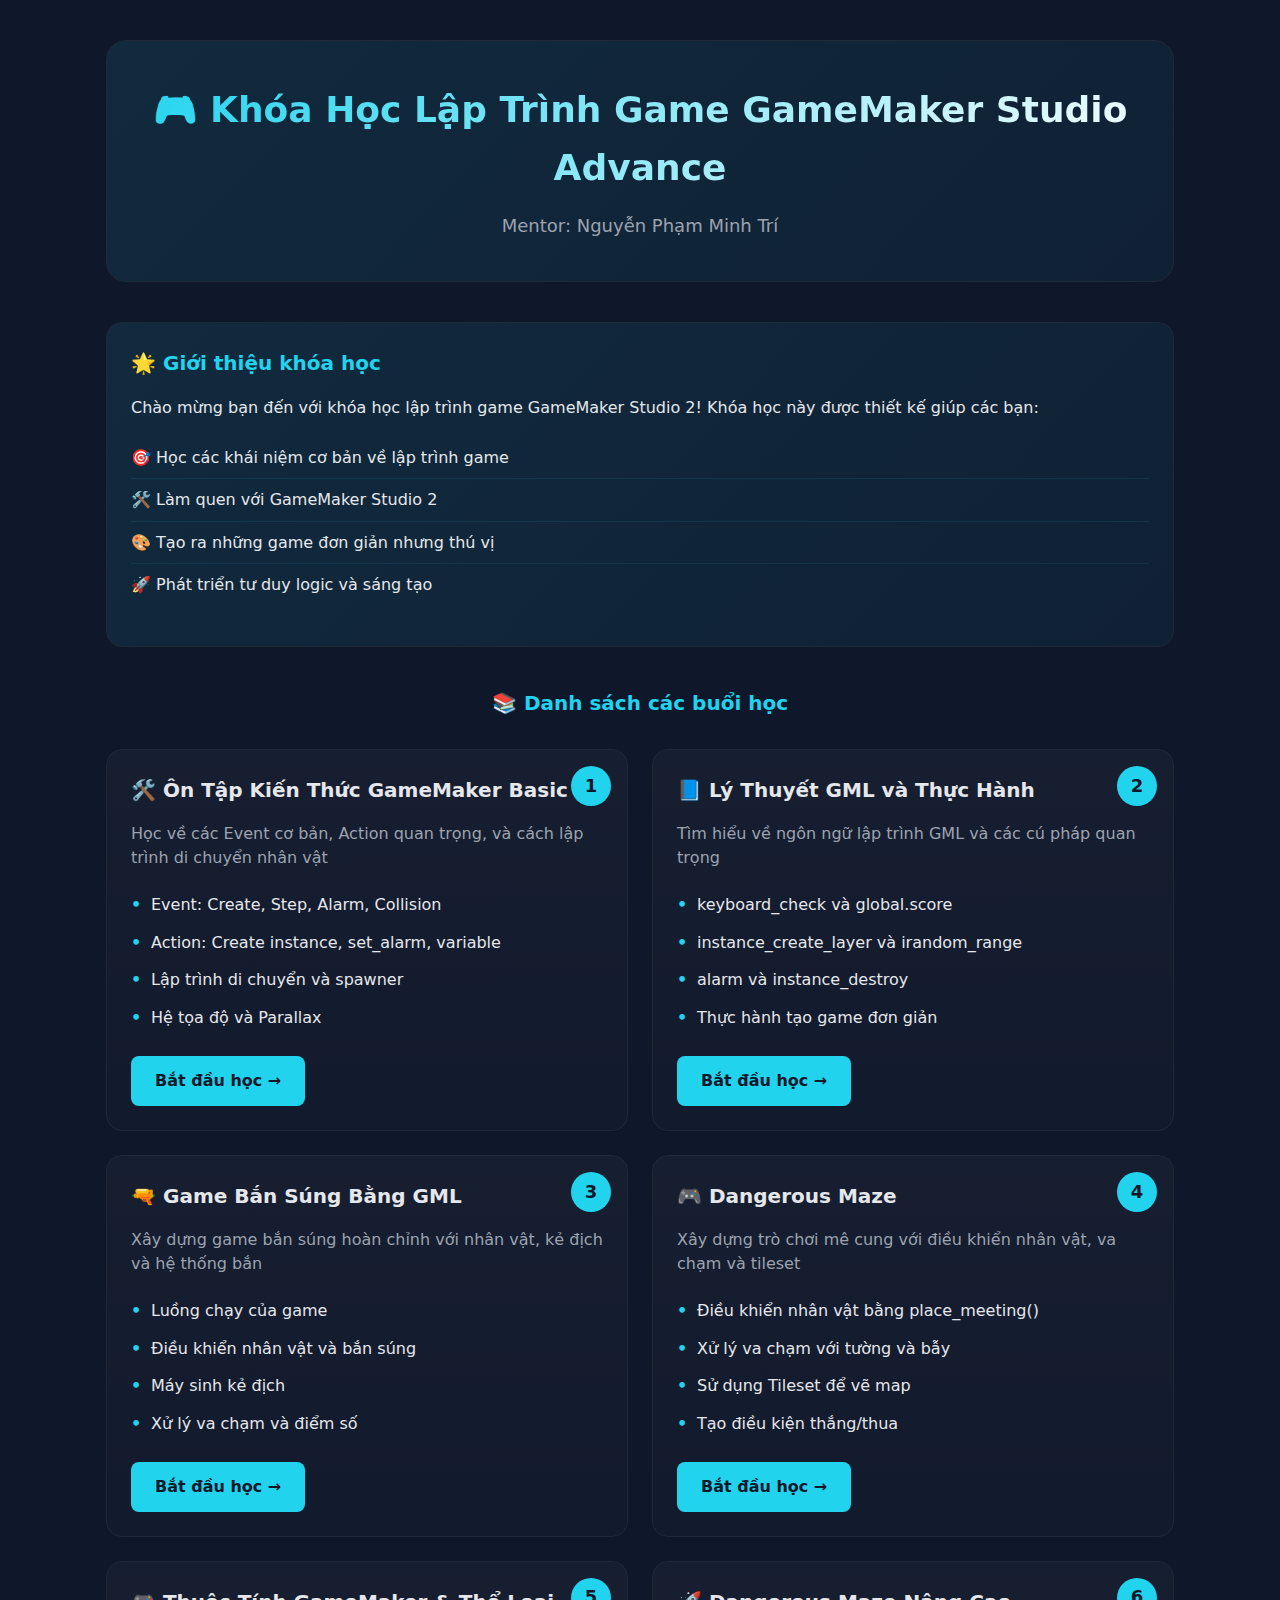
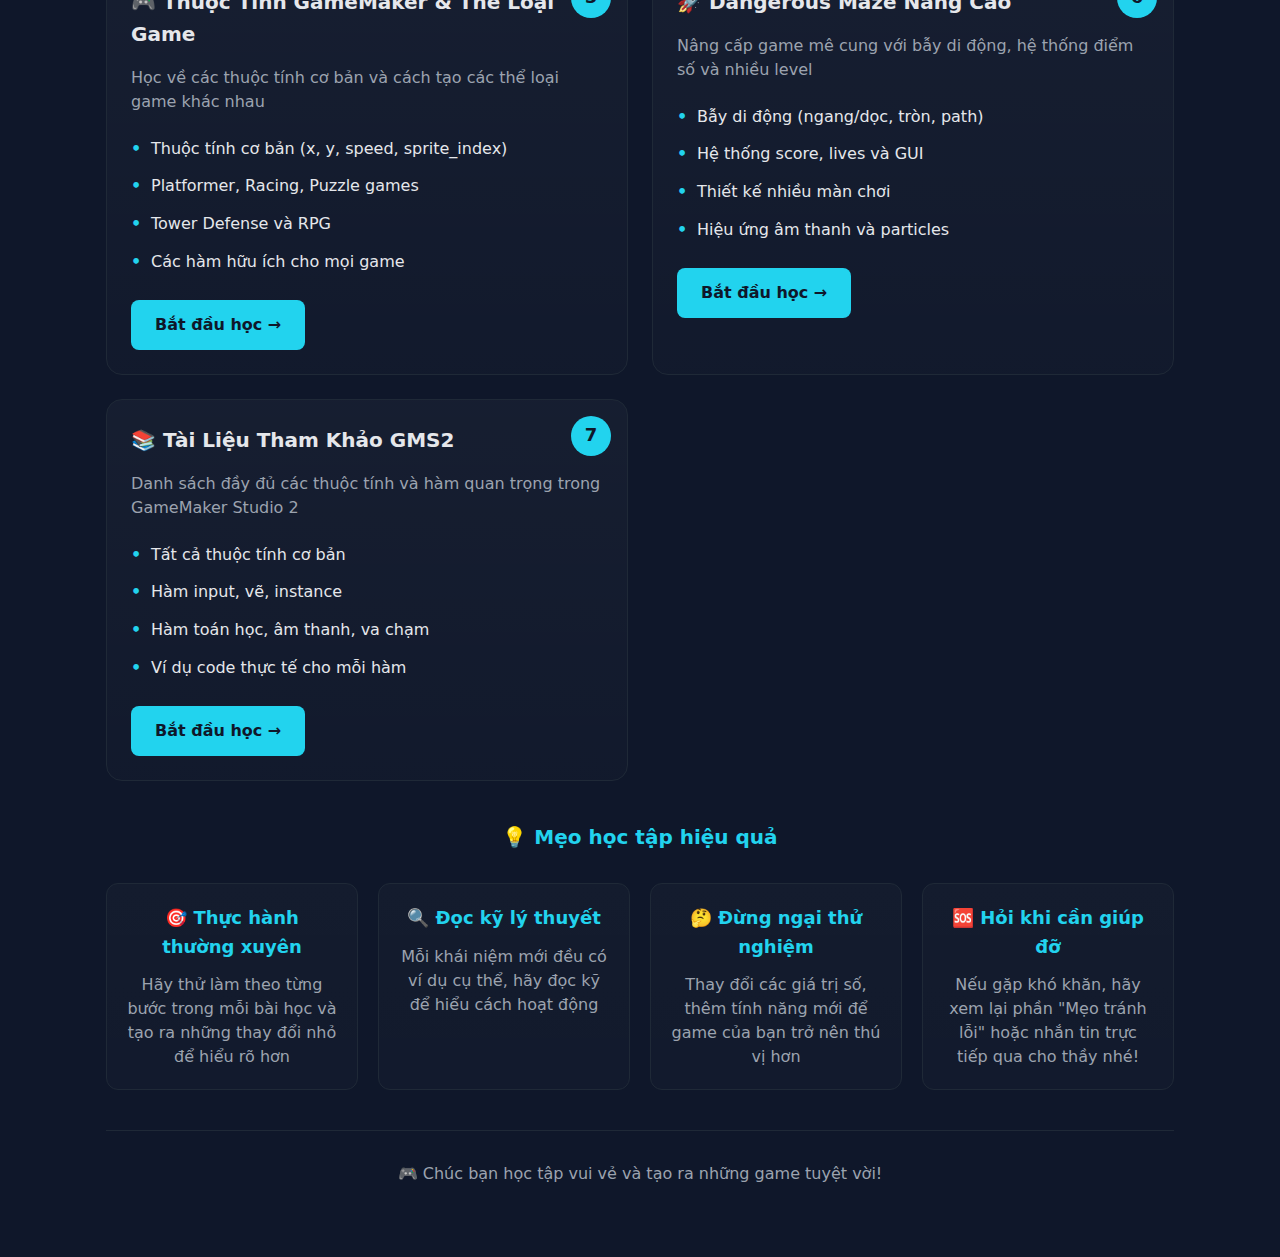
<file: index.html>
<!DOCTYPE html>
<html lang="vi">
<head>
  <meta charset="utf-8" />
  <meta name="viewport" content="width=device-width, initial-scale=1" />
  <title>🎮 Khóa Học Lập Trình Game GameMaker Studio 2</title>
  <link rel="stylesheet" href="style.css" />
</head>
<body>
  <main class="wrap">
    <header class="hero">
      <h1>🎮 Khóa Học Lập Trình Game GameMaker Studio Advance </h1>
      <p class="subtitle">Mentor: Nguyễn Phạm Minh Trí</p>
    </header>

    <section class="intro-card">
      <h2>🌟 Giới thiệu khóa học</h2>
      <p>Chào mừng bạn đến với khóa học lập trình game GameMaker Studio 2! Khóa học này được thiết kế giúp các bạn:</p>
      <ul class="features">
        <li>🎯 Học các khái niệm cơ bản về lập trình game</li>
        <li>🛠️ Làm quen với GameMaker Studio 2</li>
        <li>🎨 Tạo ra những game đơn giản nhưng thú vị</li>
        <li>🚀 Phát triển tư duy logic và sáng tạo</li>
      </ul>
    </section>

    <section class="lessons-section">
      <h2>📚 Danh sách các buổi học</h2>
      <div class="lessons-grid">
        <div class="lesson-card">
          <div class="lesson-number">1</div>
          <div class="lesson-content">
            <h3>🛠️ Ôn Tập Kiến Thức GameMaker Basic</h3>
            <p>Học về các Event cơ bản, Action quan trọng, và cách lập trình di chuyển nhân vật</p>
            <ul class="lesson-topics">
              <li>Event: Create, Step, Alarm, Collision</li>
              <li>Action: Create instance, set_alarm, variable</li>
              <li>Lập trình di chuyển và spawner</li>
              <li>Hệ tọa độ và Parallax</li>
            </ul>
            <a href="lesson1.html" class="lesson-link">Bắt đầu học →</a>
          </div>
        </div>

        <div class="lesson-card">
          <div class="lesson-number">2</div>
          <div class="lesson-content">
            <h3>📘 Lý Thuyết GML và Thực Hành</h3>
            <p>Tìm hiểu về ngôn ngữ lập trình GML và các cú pháp quan trọng</p>
            <ul class="lesson-topics">
              <li>keyboard_check và global.score</li>
              <li>instance_create_layer và irandom_range</li>
              <li>alarm và instance_destroy</li>
              <li>Thực hành tạo game đơn giản</li>
            </ul>
            <a href="lesson2.html" class="lesson-link">Bắt đầu học →</a>
          </div>
        </div>

        <div class="lesson-card">
          <div class="lesson-number">3</div>
          <div class="lesson-content">
            <h3>🔫 Game Bắn Súng Bằng GML</h3>
            <p>Xây dựng game bắn súng hoàn chỉnh với nhân vật, kẻ địch và hệ thống bắn</p>
            <ul class="lesson-topics">
              <li>Luồng chạy của game</li>
              <li>Điều khiển nhân vật và bắn súng</li>
              <li>Máy sinh kẻ địch</li>
              <li>Xử lý va chạm và điểm số</li>
            </ul>
            <a href="lesson3.html" class="lesson-link">Bắt đầu học →</a>
          </div>
        </div>

        <div class="lesson-card">
          <div class="lesson-number">4</div>
          <div class="lesson-content">
            <h3>🎮 Dangerous Maze</h3>
            <p>Xây dựng trò chơi mê cung với điều khiển nhân vật, va chạm và tileset</p>
            <ul class="lesson-topics">
              <li>Điều khiển nhân vật bằng place_meeting()</li>
              <li>Xử lý va chạm với tường và bẫy</li>
              <li>Sử dụng Tileset để vẽ map</li>
              <li>Tạo điều kiện thắng/thua</li>
            </ul>
            <a href="lesson4.html" class="lesson-link">Bắt đầu học →</a>
          </div>
        </div>

        <div class="lesson-card">
          <div class="lesson-number">5</div>
          <div class="lesson-content">
            <h3>🎮 Thuộc Tính GameMaker & Thể Loại Game</h3>
            <p>Học về các thuộc tính cơ bản và cách tạo các thể loại game khác nhau</p>
            <ul class="lesson-topics">
              <li>Thuộc tính cơ bản (x, y, speed, sprite_index)</li>
              <li>Platformer, Racing, Puzzle games</li>
              <li>Tower Defense và RPG</li>
              <li>Các hàm hữu ích cho mọi game</li>
            </ul>
            <a href="ex.html" class="lesson-link">Bắt đầu học →</a>
          </div>
        </div>

        <div class="lesson-card">
          <div class="lesson-number">6</div>
          <div class="lesson-content">
            <h3>🚀 Dangerous Maze Nâng Cao</h3>
            <p>Nâng cấp game mê cung với bẫy di động, hệ thống điểm số và nhiều level</p>
            <ul class="lesson-topics">
              <li>Bẫy di động (ngang/dọc, tròn, path)</li>
              <li>Hệ thống score, lives và GUI</li>
              <li>Thiết kế nhiều màn chơi</li>
              <li>Hiệu ứng âm thanh và particles</li>
            </ul>
            <a href="lesson6.html" class="lesson-link">Bắt đầu học →</a>
          </div>
        </div>

        <div class="lesson-card">
          <div class="lesson-number">7</div>
          <div class="lesson-content">
            <h3>📚 Tài Liệu Tham Khảo GMS2</h3>
            <p>Danh sách đầy đủ các thuộc tính và hàm quan trọng trong GameMaker Studio 2</p>
            <ul class="lesson-topics">
              <li>Tất cả thuộc tính cơ bản</li>
              <li>Hàm input, vẽ, instance</li>
              <li>Hàm toán học, âm thanh, va chạm</li>
              <li>Ví dụ code thực tế cho mỗi hàm</li>
            </ul>
            <a href="template.html" class="lesson-link">Bắt đầu học →</a>
          </div>
        </div>
      </div>
    </section>

    <section class="tips-section">
      <h2>💡 Mẹo học tập hiệu quả</h2>
      <div class="tips-grid">
        <div class="tip-card">
          <h3>🎯 Thực hành thường xuyên</h3>
          <p>Hãy thử làm theo từng bước trong mỗi bài học và tạo ra những thay đổi nhỏ để hiểu rõ hơn</p>
        </div>
        <div class="tip-card">
          <h3>🔍 Đọc kỹ lý thuyết</h3>
          <p>Mỗi khái niệm mới đều có ví dụ cụ thể, hãy đọc kỹ để hiểu cách hoạt động</p>
        </div>
        <div class="tip-card">
          <h3>🤔 Đừng ngại thử nghiệm</h3>
          <p>Thay đổi các giá trị số, thêm tính năng mới để game của bạn trở nên thú vị hơn</p>
        </div>
        <div class="tip-card">
          <h3>🆘 Hỏi khi cần giúp đỡ</h3>
          <p>Nếu gặp khó khăn, hãy xem lại phần "Mẹo tránh lỗi" hoặc nhắn tin trực tiếp qua cho thầy nhé!</p>
        </div>
      </div>
    </section>

    <footer class="footer">
      <p>🎮 Chúc bạn học tập vui vẻ và tạo ra những game tuyệt vời!</p>
    </footer>
  </main>
</body>
</html>
</file>
<file: style.css>
:root {
  --bg: #0f172a;        /* slate-900 */
  --card: #111827;      /* gray-900 */
  --text: #e5e7eb;      /* gray-200 */
  --muted: #9ca3af;     /* gray-400 */
  --accent: #22d3ee;    /* cyan-400 */
  --border: #1f2937;    /* gray-800 */
}

* {
  box-sizing: border-box;
}

html, body {
  margin: 0;
  padding: 0;
  background: var(--bg);
  color: var(--text);
  font: 16px/1.6 system-ui, Segoe UI, Roboto, Helvetica, Arial;
}

.wrap {
  max-width: 1100px;
  margin: 40px auto;
  padding: 0 16px;
}

h1 {
  font-size: 28px;
  margin: 0 0 18px;
}

h2 {
  font-size: 20px;
  margin: 28px 0 10px;
  color: var(--accent);
}

h3 {
  font-size: 18px;
  margin: 20px 0 8px;
  color: var(--text);
}

p, li {
  color: var(--text);
}

.card {
  background: linear-gradient(180deg, rgba(255,255,255,.03), rgba(255,255,255,.01));
  border: 1px solid var(--border);
  border-radius: 16px;
  padding: 18px;
  box-shadow: 0 10px 30px rgba(0,0,0,.25);
  margin: 18px 0;
}

.note {
  color: var(--muted);
  font-size: 14px;
}

.list {
  border-collapse: collapse;
  width: 100%;
  overflow: hidden;
  border-radius: 12px;
  border: 1px solid var(--border);
}

.list th, .list td {
  padding: 10px 12px;
  border-bottom: 1px solid var(--border);
}

.list th {
  color: var(--accent);
  text-align: left;
  background: #0b1222;
}

.tips li {
  margin: 6px 0;
}

.kbd, code {
  padding: .2rem .45rem;
  border: 1px solid var(--border);
  border-bottom-width: 2px;
  border-radius: 6px;
  background: #0b1222;
  color: #ff79c6;
}

.mermaid {
  background: #0b1222;
  border: 1px solid var(--border);
  border-radius: 12px;
  padding: 12px;
}

pre {
  background: #0b1222;
  border: 1px solid var(--border);
  border-radius: 8px;
  padding: 10px;
  overflow-x: auto;
}

/* Header styles */
.hero {
  text-align: center;
  margin-bottom: 40px;
  padding: 40px 20px;
  background: linear-gradient(135deg, rgba(34, 211, 238, 0.1), rgba(34, 211, 238, 0.05));
  border-radius: 20px;
  border: 1px solid var(--border);
}

.hero h1 {
  font-size: 36px;
  margin-bottom: 16px;
  background: linear-gradient(135deg, var(--accent), #ffffff);
  -webkit-background-clip: text;
  -webkit-text-fill-color: transparent;
  background-clip: text;
}

.subtitle {
  font-size: 18px;
  color: var(--muted);
  margin: 0;
}

/* Intro card */
.intro-card {
  background: linear-gradient(135deg, rgba(34, 211, 238, 0.1), rgba(34, 211, 238, 0.05));
  border: 1px solid var(--border);
  border-radius: 16px;
  padding: 24px;
  margin-bottom: 40px;
}

.intro-card h2 {
  color: var(--accent);
  margin-top: 0;
}

.features {
  list-style: none;
  padding: 0;
}

.features li {
  padding: 8px 0;
  border-bottom: 1px solid rgba(34, 211, 238, 0.1);
}

.features li:last-child {
  border-bottom: none;
}

/* Lessons section */
.lessons-section h2 {
  text-align: center;
  margin-bottom: 30px;
}

.lessons-grid {
  display: grid;
  grid-template-columns: repeat(auto-fit, minmax(350px, 1fr));
  gap: 24px;
  margin-bottom: 40px;
}

.lesson-card {
  background: linear-gradient(180deg, rgba(255,255,255,.03), rgba(255,255,255,.01));
  border: 1px solid var(--border);
  border-radius: 16px;
  padding: 24px;
  transition: transform 0.2s ease, box-shadow 0.2s ease;
  position: relative;
  overflow: hidden;
}

.lesson-card:hover {
  transform: translateY(-4px);
  box-shadow: 0 20px 40px rgba(0,0,0,.3);
  border-color: var(--accent);
}

.lesson-number {
  position: absolute;
  top: 16px;
  right: 16px;
  width: 40px;
  height: 40px;
  background: var(--accent);
  color: var(--bg);
  border-radius: 50%;
  display: flex;
  align-items: center;
  justify-content: center;
  font-weight: bold;
  font-size: 18px;
}

.lesson-content h3 {
  margin-top: 0;
  margin-bottom: 12px;
  color: var(--text);
  font-size: 20px;
}

.lesson-content p {
  color: var(--muted);
  margin-bottom: 16px;
  line-height: 1.5;
}

.lesson-topics {
  list-style: none;
  padding: 0;
  margin-bottom: 20px;
}

.lesson-topics li {
  padding: 6px 0;
  color: var(--text);
  position: relative;
  padding-left: 20px;
}

.lesson-topics li::before {
  content: "•";
  color: var(--accent);
  position: absolute;
  left: 0;
  font-weight: bold;
}

.lesson-link {
  display: inline-block;
  background: var(--accent);
  color: var(--bg);
  padding: 12px 24px;
  border-radius: 8px;
  text-decoration: none;
  font-weight: bold;
  transition: background 0.2s ease;
}

.lesson-link:hover {
  background: #06b6d4;
}

/* Tips section */
.tips-section {
  margin-bottom: 40px;
}

.tips-section h2 {
  text-align: center;
  margin-bottom: 30px;
}

.tips-grid {
  display: grid;
  grid-template-columns: repeat(auto-fit, minmax(250px, 1fr));
  gap: 20px;
}

.tip-card {
  background: linear-gradient(180deg, rgba(255,255,255,.02), rgba(255,255,255,.01));
  border: 1px solid var(--border);
  border-radius: 12px;
  padding: 20px;
  text-align: center;
}

.tip-card h3 {
  color: var(--accent);
  margin-top: 0;
  margin-bottom: 12px;
}

.tip-card p {
  color: var(--muted);
  margin: 0;
  line-height: 1.5;
}

/* Breadcrumb navigation */
.breadcrumb {
  margin-bottom: 20px;
  padding: 12px 0;
  border-bottom: 1px solid var(--border);
}

.breadcrumb a {
  color: var(--accent);
  text-decoration: none;
  transition: color 0.2s ease;
}

.breadcrumb a:hover {
  color: #06b6d4;
}

.breadcrumb span {
  color: var(--muted);
}

/* Lesson navigation */
.lesson-nav {
  display: flex;
  justify-content: space-between;
  align-items: center;
  margin-top: 40px;
  padding: 20px 0;
  border-top: 1px solid var(--border);
}

.nav-link {
  display: inline-block;
  background: var(--accent);
  color: var(--bg);
  padding: 12px 24px;
  border-radius: 8px;
  text-decoration: none;
  font-weight: bold;
  transition: background 0.2s ease, transform 0.2s ease;
}

.nav-link:hover {
  background: #06b6d4;
  transform: translateY(-2px);
}

/* Footer */
.footer {
  text-align: center;
  padding: 30px 20px;
  border-top: 1px solid var(--border);
  margin-top: 40px;
}

.footer p {
  color: var(--muted);
  margin: 0;
  font-size: 16px;
}

/* Responsive design */
@media (max-width: 768px) {
  .hero h1 {
    font-size: 28px;
  }
  
  .subtitle {
    font-size: 16px;
  }
  
  .lessons-grid {
    grid-template-columns: 1fr;
  }
  
  .lesson-card {
    padding: 20px;
  }
  
  .tips-grid {
    grid-template-columns: 1fr;
  }
  
  .wrap {
    padding: 0 12px;
  }
}

@media (max-width: 480px) {
  .hero {
    padding: 30px 16px;
  }
  
  .hero h1 {
    font-size: 24px;
  }
  
  .lesson-card {
    padding: 16px;
  }
  
  .lesson-number {
    width: 32px;
    height: 32px;
    font-size: 16px;
  }
}
</file>
